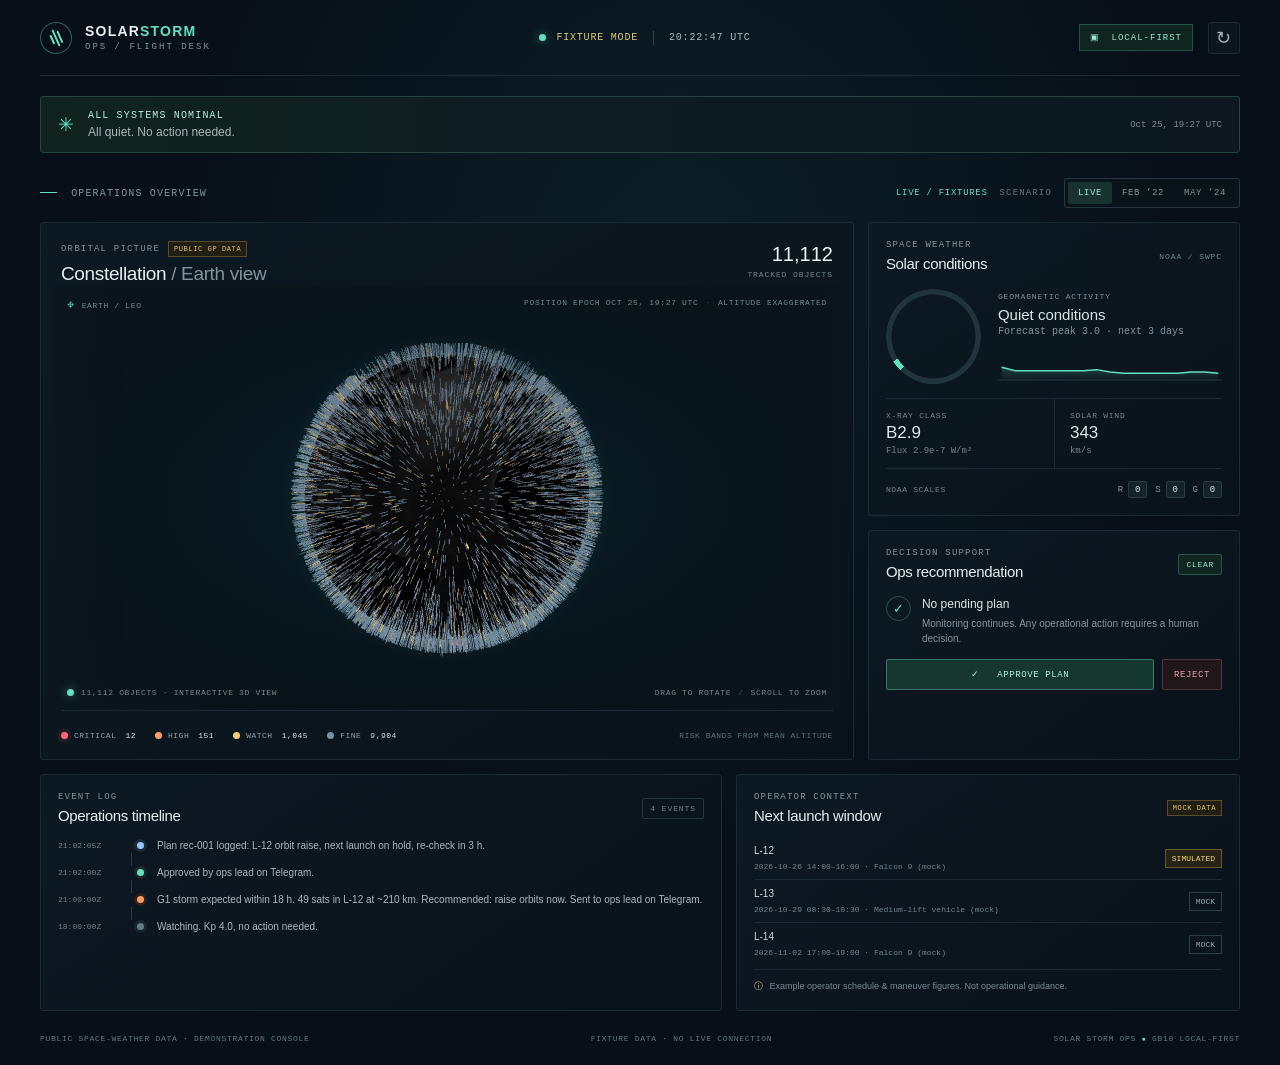
<file: dashboard/index.html>
<!doctype html>
<html lang="en">
<head>
  <meta charset="utf-8">
  <meta name="viewport" content="width=device-width, initial-scale=1">
  <meta name="theme-color" content="#071018">
  <meta name="description" content="Local-first space weather and satellite operations console.">
  <title>Solar Storm Ops — Mission Control</title>
  <link rel="stylesheet" href="styles.css">
</head>
<body>
  <div class="app-shell">
    <header class="topbar">
      <a class="brand" href="#top" aria-label="Solar Storm Ops home">
        <span class="brand-mark"><span></span><span></span><span></span></span>
        <span class="brand-name">SOLAR<span>STORM</span><small>OPS / FLIGHT DESK</small></span>
      </a>
      <div class="topbar-center"><span class="live-dot"></span><span id="connection-label">FIXTURE MODE</span><span class="topbar-divider"></span><span id="clock">--:--:-- UTC</span></div>
      <div class="topbar-right"><span class="local-badge"><span class="lock-icon">▣</span> LOCAL-FIRST</span><button class="icon-button" id="refresh-button" title="Refresh data" aria-label="Refresh data">↻</button></div>
    </header>

    <main id="top">
      <section class="alert-strip alert-none" id="alert-strip" aria-live="polite">
        <span class="alert-icon" id="alert-icon">✳</span>
        <div class="alert-copy"><strong id="alert-title">ALL SYSTEMS NOMINAL</strong><span id="alert-summary">Loading space weather and constellation data…</span></div>
        <span class="alert-time" id="alert-time">—</span>
      </section>

      <section class="toolbar" aria-label="Replay controls">
        <div class="section-eyebrow"><span class="eyebrow-line"></span> OPERATIONS OVERVIEW</div>
        <div class="toolbar-right">
          <span class="mode-tag" id="mode-tag">LIVE / FIXTURES</span>
          <span class="toolbar-label">SCENARIO</span>
          <div class="segmented" role="group" aria-label="Select replay scenario">
            <button class="scenario-button active" data-scenario="live">LIVE</button>
            <button class="scenario-button" data-scenario="feb2022">FEB ’22</button>
            <button class="scenario-button" data-scenario="may2024">MAY ’24</button>
          </div>
        </div>
      </section>

      <div class="dashboard-grid">
        <section class="panel globe-panel">
          <div class="panel-heading globe-heading">
            <div><span class="panel-kicker">ORBITAL PICTURE <span class="mock-chip" id="positions-source">PUBLIC GP DATA</span></span><h1>Constellation <span class="heading-muted">/ Earth view</span></h1></div>
            <div class="sat-count"><strong id="sat-total">—</strong><span>TRACKED OBJECTS</span></div>
          </div>
          <div class="globe-wrap" id="globe-wrap">
            <div id="globe" aria-label="Interactive 3D globe showing satellite positions"></div>
            <div class="globe-overlay top-left"><span class="crosshair">⌖</span><span>EARTH / LEO</span></div>
            <div class="globe-overlay top-right"><span id="position-time">POSITION EPOCH —</span><span class="globe-separator">·</span><span>ALTITUDE EXAGGERATED</span></div>
            <div class="globe-overlay bottom-left"><span class="axis-dot"></span><span id="globe-status">INITIALIZING ORBITAL VIEW</span></div>
            <div class="globe-overlay bottom-right"><span>DRAG TO ROTATE</span><span class="globe-separator">/</span><span>SCROLL TO ZOOM</span></div>
            <div class="globe-loading" id="globe-loading"><span class="loader"></span><span>BUILDING ORBITAL PICTURE</span></div>
          </div>
          <div class="legend-row">
            <div class="legend-item"><i class="legend-dot critical"></i><span>CRITICAL</span><b id="count-critical">—</b></div>
            <div class="legend-item"><i class="legend-dot high"></i><span>HIGH</span><b id="count-high">—</b></div>
            <div class="legend-item"><i class="legend-dot watch"></i><span>WATCH</span><b id="count-watch">—</b></div>
            <div class="legend-item"><i class="legend-dot fine"></i><span>FINE</span><b id="count-fine">—</b></div>
            <div class="legend-note">RISK BANDS FROM MEAN ALTITUDE</div>
          </div>
        </section>

        <aside class="right-column">
          <section class="panel space-weather-panel">
            <div class="panel-heading compact-heading"><div><span class="panel-kicker">SPACE WEATHER</span><h2>Solar conditions</h2></div><span class="weather-stamp" id="weather-stamp">NOAA / SWPC</span></div>
            <div class="kp-card">
              <div class="kp-gauge" id="kp-gauge" role="img" aria-label="Current geomagnetic Kp index"><div class="kp-gauge-inner"><strong id="kp-now">—</strong><span>Kp INDEX</span></div></div>
              <div class="kp-info"><div class="kp-label">GEOMAGNETIC ACTIVITY</div><strong id="kp-status">—</strong><div class="kp-sub" id="kp-peak">Forecast peak —</div><div class="kp-forecast" id="kp-forecast" aria-label="Kp forecast sparkline"></div></div>
            </div>
            <div class="weather-metrics">
              <div class="weather-metric"><span>X-RAY CLASS</span><strong id="xray-class">—</strong><small id="xray-flux">Flux —</small></div>
              <div class="weather-metric"><span>SOLAR WIND</span><strong id="solar-wind">—</strong><small>km/s</small></div>
            </div>
            <div class="noaa-scales">
              <span class="scales-title">NOAA SCALES</span>
              <div class="scale"><span>R</span><b id="scale-r">—</b></div><div class="scale"><span>S</span><b id="scale-s">—</b></div><div class="scale"><span>G</span><b id="scale-g">—</b></div>
            </div>
          </section>

          <section class="panel recommendation-panel" id="recommendation-panel">
            <div class="panel-heading compact-heading"><div><span class="panel-kicker">DECISION SUPPORT</span><h2>Ops recommendation</h2></div><span class="status-pill" id="rec-status">CLEAR</span></div>
            <div id="recommendation-content" class="recommendation-content"><div class="clear-state"><span class="clear-check">✓</span><div><strong>No action required</strong><p>Monitoring continues. The agent stays quiet while conditions are nominal.</p></div></div></div>
            <div class="approval-actions" id="approval-actions" hidden><button class="approve-button" id="approve-button">✓ &nbsp; APPROVE PLAN</button><button class="reject-button" id="reject-button">REJECT</button></div>
          </section>
        </aside>
      </div>

      <section class="bottom-grid">
        <section class="panel timeline-panel">
          <div class="panel-heading compact-heading"><div><span class="panel-kicker">EVENT LOG</span><h2>Operations timeline</h2></div><span class="timeline-count" id="timeline-count">0 EVENTS</span></div>
          <div class="timeline-list" id="timeline-list"><div class="timeline-empty">Connecting to the event stream…</div></div>
        </section>
        <section class="panel operator-panel">
          <div class="panel-heading compact-heading"><div><span class="panel-kicker">OPERATOR CONTEXT</span><h2>Next launch window</h2></div><span class="mock-chip">MOCK DATA</span></div>
          <div id="launch-list" class="launch-list"><div class="timeline-empty">Loading mock schedule…</div></div>
          <div class="operator-footnote"><span class="footnote-icon">ⓘ</span> Example operator schedule &amp; maneuver figures. Not operational guidance.</div>
        </section>
      </section>

      <footer class="footer"><span>PUBLIC SPACE-WEATHER DATA · DEMONSTRATION CONSOLE</span><span id="footer-mode">FIXTURE DATA · NO LIVE CONNECTION</span><span>SOLAR STORM OPS <b>●</b> GB10 LOCAL-FIRST</span></footer>
    </main>
  </div>
  <script src="vendor/globe.gl.min.js"></script>
  <script src="app.js"></script>
</body>
</html>
</file>
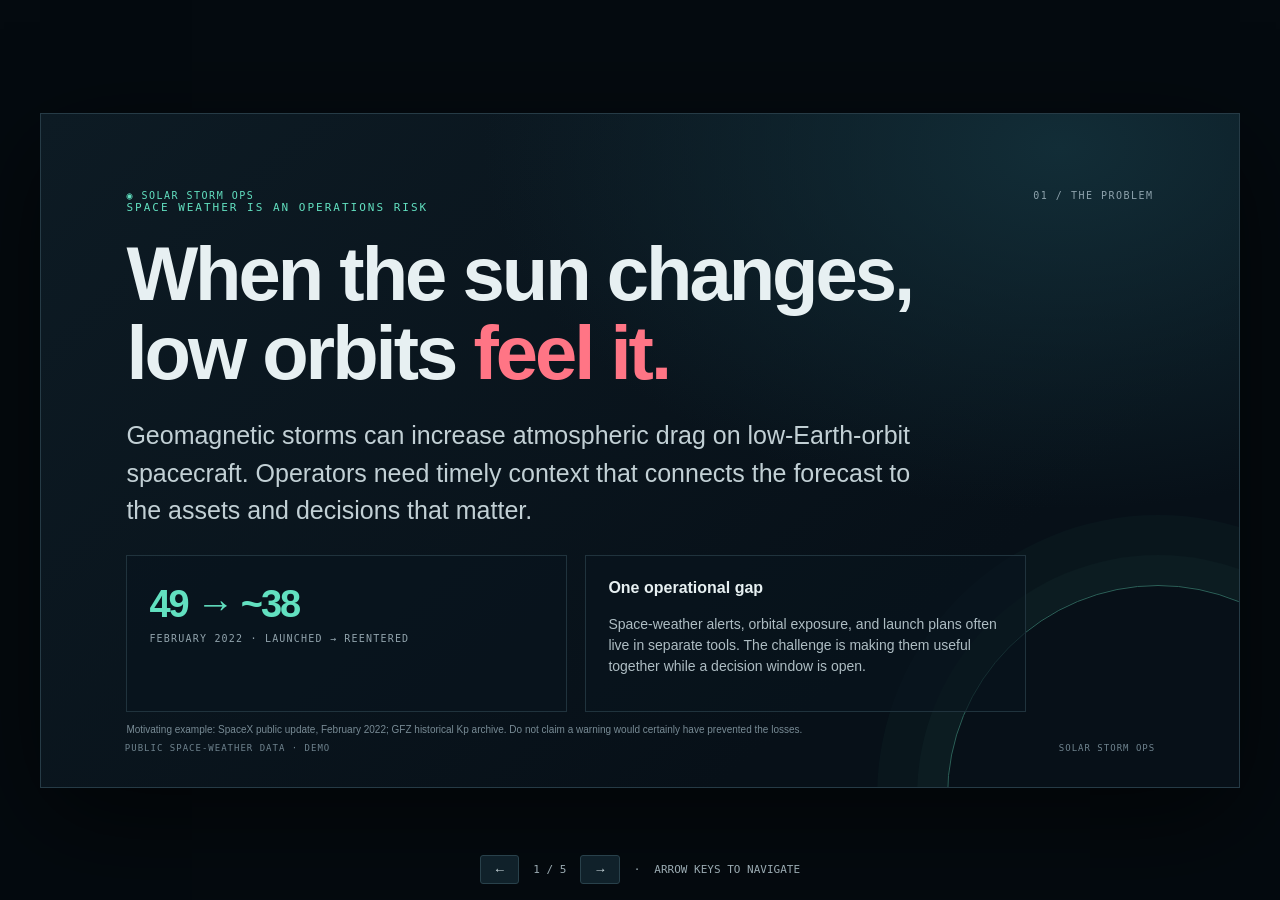
<file: pitch/slides.html>
<!doctype html>
<html lang="en">
<head>
<meta charset="utf-8"><meta name="viewport" content="width=device-width,initial-scale=1"><meta name="theme-color" content="#071018"><title>Solar Storm Ops — Pitch</title>
<style>
:root{color-scheme:dark;--bg:#071018;--panel:#0c1821;--line:#20333d;--text:#e7f0f2;--muted:#91a3ac;--teal:#62e0c0;--gold:#e8cb72;--red:#ff7585}*{box-sizing:border-box}body{margin:0;background:#040a0f;color:var(--text);font:16px/1.5 -apple-system,BlinkMacSystemFont,"Segoe UI",sans-serif}.deck{height:100vh;display:grid;place-items:center;padding:30px}.slide{width:min(1200px,calc(100vw - 60px));aspect-ratio:16/9;max-height:calc(100vh - 110px);display:none;position:relative;overflow:hidden;padding:6.3% 7%;border:1px solid #263b46;background:radial-gradient(ellipse at 85% 5%,#122d37 0,transparent 40%),linear-gradient(140deg,#0d1b24,#071018 74%);box-shadow:0 30px 100px #0009}.slide.active{display:flex;flex-direction:column}.slide:after{content:"";position:absolute;width:420px;height:420px;right:-130px;bottom:-220px;border:1px solid #2c6158;border-radius:50%;box-shadow:0 0 0 30px #62e0c008,0 0 0 70px #62e0c006;pointer-events:none}.top{display:flex;justify-content:space-between;align-items:center;color:#8da2ac;font:10px ui-monospace,monospace;letter-spacing:1.5px;text-transform:uppercase}.brand{color:var(--teal)}.content{position:relative;z-index:1;margin:auto 0;max-width:900px}.eyebrow{color:var(--teal);font:11px ui-monospace,monospace;letter-spacing:2px;text-transform:uppercase}.eyebrow.gold{color:var(--gold)}h1{font-size:clamp(38px,6vw,76px);line-height:1.04;letter-spacing:-3px;margin:20px 0 22px;max-width:880px}h2{font-size:clamp(32px,4.8vw,58px);line-height:1.08;letter-spacing:-2px;margin:17px 0 22px}p.lead{font-size:clamp(18px,2vw,25px);color:#c2d0d5;max-width:800px;line-height:1.5}.accent{color:var(--teal)}.gold-text{color:var(--gold)}.red{color:var(--red)}.grid{display:grid;grid-template-columns:1fr 1fr;gap:18px;margin-top:20px}.card{border:1px solid var(--line);background:#09151da8;padding:20px 22px}.card h3{font-size:16px;margin:0 0 9px}.card p,.card li{font-size:14px;color:#aebdc3}.card ul{padding-left:19px;margin:9px 0 0}.metric{font-size:38px;font-weight:650;letter-spacing:-2px;color:var(--teal)}.metric-label{font:10px ui-monospace,monospace;color:#91a3ac;letter-spacing:1.2px}.flow{display:flex;align-items:stretch;gap:10px;margin-top:28px}.step{flex:1;border:1px solid var(--line);background:#09151d;padding:16px;min-height:115px}.step b{display:block;color:var(--teal);font:10px ui-monospace,monospace;letter-spacing:1px;margin-bottom:10px}.step span{font-size:14px;color:#c4d0d4}.arrow{align-self:center;color:#5c8e85}.quote{font-size:clamp(22px,3.2vw,40px);line-height:1.25;max-width:850px;border-left:2px solid var(--teal);padding-left:24px;margin:26px 0}.source{font-size:10px;color:#788b95;max-width:800px}.bottom{position:absolute;z-index:2;left:7%;right:7%;bottom:5%;display:flex;justify-content:space-between;color:#6f838e;font:9px ui-monospace,monospace;letter-spacing:1px}.label{display:inline-block;border:1px solid #75602b;background:#211e14;color:var(--gold);padding:4px 7px;font:9px ui-monospace,monospace;letter-spacing:1px}.controls{position:fixed;left:0;right:0;bottom:16px;display:flex;justify-content:center;align-items:center;gap:14px;color:#9babb2;font:11px ui-monospace,monospace}.controls button{background:#10212a;border:1px solid #29414b;color:#c9d7dc;border-radius:3px;padding:6px 12px;cursor:pointer}.controls button:hover{border-color:var(--teal);color:var(--teal)}.disclaimer{color:#d4bf7e;font-size:11px;margin-top:14px}@media(max-width:700px){.deck{padding:10px}.slide{width:calc(100vw - 20px);max-height:calc(100vh - 70px);padding:5%}.grid{gap:8px}.card{padding:10px}.card p,.card li{font-size:11px}.flow{gap:5px}.step{padding:8px;min-height:90px}.step span{font-size:11px}.bottom{left:5%;right:5%;font-size:7px}}
</style></head>
<body><main class="deck" aria-live="polite">
<section class="slide active"><div class="top"><span class="brand">◉ SOLAR STORM OPS</span><span>01 / THE PROBLEM</span></div><div class="content"><div class="eyebrow">SPACE WEATHER IS AN OPERATIONS RISK</div><h1>When the sun changes,<br>low orbits <span class="red">feel it.</span></h1><p class="lead">Geomagnetic storms can increase atmospheric drag on low-Earth-orbit spacecraft. Operators need timely context that connects the forecast to the assets and decisions that matter.</p><div class="grid"><div class="card"><div class="metric">49 → ~38</div><div class="metric-label">FEBRUARY 2022 · LAUNCHED → REENTERED</div></div><div class="card"><h3>One operational gap</h3><p>Space-weather alerts, orbital exposure, and launch plans often live in separate tools. The challenge is making them useful together while a decision window is open.</p></div></div><p class="source">Motivating example: SpaceX public update, February 2022; GFZ historical Kp archive. Do not claim a warning would certainly have prevented the losses.</p></div><div class="bottom"><span>PUBLIC SPACE-WEATHER DATA · DEMO</span><span>SOLAR STORM OPS</span></div></section>
<section class="slide"><div class="top"><span class="brand">◉ SOLAR STORM OPS</span><span>02 / THE DEMO</span></div><div class="content"><div class="eyebrow">ONE SCREEN · ONE SHARED PICTURE</div><h2>See the orbit.<br>Understand the outlook.</h2><div class="grid"><div class="card"><h3 class="accent">Constellation view</h3><p>3D globe plots public Starlink orbit data, with points colored by altitude-based risk band.</p></div><div class="card"><h3 class="accent">Space weather</h3><p>Kp now and forecast, X-ray class, NOAA R/S/G scales, and solar-wind speed.</p></div><div class="card"><h3 class="accent">Decision support</h3><p>Recommendations combine modeled exposure with operator context; a human reviews the plan.</p></div><div class="card"><h3 class="accent">Replay + event log</h3><p>Revisit historical storms, then inspect the approval and action record.</p></div></div><p class="disclaimer">The L-12 launch batch is SIMULATED. Operator schedule and maneuver data are MOCK.</p></div><div class="bottom"><span>PUBLIC ORBITS · ILLUSTRATIVE RISK BANDS</span><span>02 / 05</span></div></section>
<section class="slide"><div class="top"><span class="brand">◉ SOLAR STORM OPS</span><span>03 / HOW IT WORKS</span></div><div class="content"><div class="eyebrow">OBSERVE → ASSESS → RECOMMEND → REVIEW</div><h2>A local watch loop,<br>with a human in control.</h2><div class="flow"><div class="step"><b>01 / INGEST</b><span>Public NOAA conditions + cached CelesTrak orbit data</span></div><div class="arrow">→</div><div class="step"><b>02 / ASSESS</b><span>Local watcher computes position and simple risk bands</span></div><div class="arrow">→</div><div class="step"><b>03 / RECOMMEND</b><span>Local agent drafts an alert using operator context</span></div><div class="arrow">→</div><div class="step"><b>04 / APPROVE</b><span>Ops lead reviews; decision is recorded in timeline</span></div></div><div class="quote">“Decision support—not autonomous spacecraft control.”</div><p class="disclaimer">Risk bands, replay, and maneuver examples are illustrative. No spacecraft command is sent.</p></div><div class="bottom"><span>HUMAN APPROVAL REQUIRED</span><span>03 / 05</span></div></section>
<section class="slide"><div class="top"><span class="brand">◉ SOLAR STORM OPS</span><span>04 / LOCAL-FIRST</span></div><div class="content"><div class="eyebrow">SENSITIVE OPERATOR DATA STAYS LOCAL</div><h2>Public data in.<br><span class="accent">Private plans stay here.</span></h2><div class="grid"><div class="card"><div class="metric">GB10</div><div class="metric-label">LOCAL MODEL · WATCHER · API · OPERATOR CONTEXT</div><p>Designed to run on one Dell Pro Max GB10, with local inference and a local data path.</p></div><div class="card"><h3>Data boundary</h3><ul><li>Public NOAA and orbit feeds come in.</li><li>Mock operator context remains local.</li><li>Human decisions are logged locally.</li><li>No private plan is sent to a hosted model in this demo.</li></ul></div></div><p class="disclaimer">Local-first is an architectural choice—not a compliance certification or production-readiness claim.</p></div><div class="bottom"><span>LOCAL-FIRST BY DESIGN</span><span>04 / 05</span></div></section>
<section class="slide"><div class="top"><span class="brand">◉ SOLAR STORM OPS</span><span>05 / THE OPPORTUNITY</span></div><div class="content"><div class="eyebrow gold">EARLIER CONTEXT FOR ORBITAL OPERATIONS</div><h2>Turn a forecast into<br>an <span class="gold-text">operations conversation.</span></h2><div class="grid"><div class="card"><h3>Potential users</h3><p>Satellite operators, launch providers, and insurers managing exposure to changing space-weather conditions.</p></div><div class="card"><h3>Next step</h3><p>Validate the risk model with mission experts, integrate approved operator data, and test with a real operations team.</p></div></div><div class="quote">“The sun is outside your control.<br><span class="accent">The response window is not.</span>”</div><p class="source">No unverified market-size, cost-savings, or loss-prevention claims. Historical replays and sample operator data are labeled.</p></div><div class="bottom"><span>BUILT AT DELL × NVIDIA AI HACKATHON · OCT 2026</span><span>05 / 05</span></div></section>
</main><nav class="controls" aria-label="Slide navigation"><button id="prev" aria-label="Previous slide">←</button><span id="counter">1 / 5</span><button id="next" aria-label="Next slide">→</button><span>·</span><span>ARROW KEYS TO NAVIGATE</span></nav>
<script>const slides=[...document.querySelectorAll('.slide')];let index=0;function show(next){index=(next+slides.length)%slides.length;slides.forEach((slide,i)=>slide.classList.toggle('active',i===index));document.getElementById('counter').textContent=`${index+1} / ${slides.length}`;}document.getElementById('prev').addEventListener('click',()=>show(index-1));document.getElementById('next').addEventListener('click',()=>show(index+1));document.addEventListener('keydown',event=>{if(['ArrowRight',' ','PageDown'].includes(event.key)){event.preventDefault();show(index+1)}else if(['ArrowLeft','PageUp'].includes(event.key)){event.preventDefault();show(index-1)}});</script>
</body></html>
</file>
<file: dashboard/styles.css>
:root{color-scheme:dark;--bg:#071018;--panel:#0c1720;--panel-2:#0a141c;--line:#1b2b36;--muted:#748692;--text:#e6eef2;--teal:#62e0c0;--teal-dim:#234f4b;--red:#ff6375;--orange:#ff9d62;--yellow:#f0cf70;--blue:#758fa4;--mono:'DM Mono',monospace;--display:'Space Grotesk',sans-serif;--body:'DM Sans',sans-serif}*{box-sizing:border-box}body{margin:0;background:radial-gradient(ellipse at 53% 25%,#0c1e28 0,#071018 52%);color:var(--text);font-family:var(--body);font-size:13px;min-height:100vh}.app-shell{max-width:1720px;margin:0 auto;padding:0 40px}.topbar{height:76px;border-bottom:1px solid #1c2a34;display:flex;align-items:center;justify-content:space-between}.brand{display:flex;align-items:center;gap:13px;color:inherit;text-decoration:none}.brand-mark{height:32px;width:32px;border:1px solid #306258;border-radius:50%;display:flex;align-items:center;justify-content:center;gap:2px;transform:rotate(-24deg)}.brand-mark span{width:2px;border-radius:2px;background:var(--teal);display:block}.brand-mark span:nth-child(1){height:10px}.brand-mark span:nth-child(2){height:18px}.brand-mark span:nth-child(3){height:13px}.brand-name{font:600 14px var(--display);letter-spacing:1.2px}.brand-name>span{color:var(--teal)}.brand-name small{display:block;font:9px var(--mono);letter-spacing:2px;color:#82939d;margin-top:3px}.topbar-center{display:flex;gap:10px;align-items:center;color:#aab8c0;font:10px var(--mono);letter-spacing:.8px}.live-dot,.axis-dot{width:7px;height:7px;border-radius:50%;background:var(--teal);box-shadow:0 0 10px #62e0c080}.topbar-divider{height:14px;border-left:1px solid #32424b;margin:0 5px}.topbar-right{display:flex;align-items:center;gap:15px}.local-badge{border:1px solid #235046;background:#10251f;padding:7px 10px;color:#9be6d4;font:9px var(--mono);letter-spacing:1px}.lock-icon{margin-right:5px}.icon-button{width:32px;height:32px;border:1px solid var(--line);background:#0b161e;color:#9db2bd;border-radius:3px;font-size:18px;cursor:pointer}.icon-button:hover{color:var(--teal);border-color:#3e6e67}.alert-strip{margin:20px 0 25px;min-height:57px;display:flex;align-items:center;gap:14px;padding:12px 17px;border:1px solid #28443e;background:linear-gradient(90deg,#10231f,#0d1b20 56%,#0c1720);border-radius:3px}.alert-none{border-color:#24443d}.alert-watch{border-color:#625732;background:linear-gradient(90deg,#282314,#101b20 60%)}.alert-warning{border-color:#765133;background:linear-gradient(90deg,#2d1c13,#101b20 60%)}.alert-critical{border-color:#793846;background:linear-gradient(90deg,#30151d,#101b20 60%)}.alert-icon{color:var(--teal);font-size:19px}.alert-watch .alert-icon{color:var(--yellow)}.alert-warning .alert-icon,.alert-critical .alert-icon{color:var(--red)}.alert-copy{display:flex;flex-direction:column;gap:4px;flex:1}.alert-copy strong{font:500 10px var(--mono);letter-spacing:1.15px;color:#b7f1e2}.alert-watch .alert-copy strong{color:#f4dc8b}.alert-warning .alert-copy strong,.alert-critical .alert-copy strong{color:#ffadb7}.alert-copy span{color:#a9b6bd;font-size:12px}.alert-time{font:9px var(--mono);color:#7c8c95}.toolbar{display:flex;justify-content:space-between;align-items:center;margin-bottom:14px}.section-eyebrow,.panel-kicker,.toolbar-label{font:10px var(--mono);letter-spacing:1.15px;color:#82949e}.eyebrow-line{display:inline-block;width:17px;border-top:1px solid var(--teal);vertical-align:middle;margin-right:7px}.toolbar-right{display:flex;align-items:center;gap:12px}.mode-tag{font:9px var(--mono);color:var(--teal);letter-spacing:.7px}.toolbar-label{font-size:9px;color:#64757f}.segmented{display:flex;border:1px solid #253640;padding:3px;border-radius:3px;background:#09131a}.scenario-button{background:none;border:0;color:#80919b;padding:6px 10px;font:9px var(--mono);letter-spacing:.6px;cursor:pointer;border-radius:2px}.scenario-button.active{background:#18332f;color:#9ae5d3}.scenario-button:disabled{opacity:.6;cursor:wait}.dashboard-grid{display:grid;grid-template-columns:minmax(0,1.75fr) minmax(350px,.8fr);gap:14px}.panel{border:1px solid var(--line);border-radius:3px;background:linear-gradient(145deg,rgba(13,25,34,.97),rgba(9,19,27,.98));min-width:0}.globe-panel{padding:18px 20px 0;overflow:hidden}.panel-heading{display:flex;justify-content:space-between;align-items:flex-start}.panel-kicker{font-size:9px;letter-spacing:1.2px;display:flex;align-items:center;gap:8px}.panel-heading h1,.panel-heading h2{margin:6px 0 0;font:500 19px var(--display);letter-spacing:-.35px}.panel-heading h2{font-size:15px}.heading-muted{font-weight:400;color:#81939d}.sat-count{text-align:right;display:flex;flex-direction:column;gap:4px;padding-top:2px}.sat-count strong{font:500 20px var(--display);color:#eaf4f6}.sat-count span,.weather-stamp,.timeline-count{font:8px var(--mono);letter-spacing:.9px;color:#71848f}.globe-wrap{height:425px;position:relative;margin:0 -8px;background:radial-gradient(ellipse at center,#0b2029 0%,#08151d 53%,#09131a 76%,#0b151d 100%);overflow:hidden}.globe-wrap:after{content:"";position:absolute;inset:0;pointer-events:none;background:linear-gradient(90deg,#0c1720 0%,transparent 9%,transparent 91%,#0b151d 100%);z-index:1}#globe{position:absolute;inset:0}.globe-overlay{position:absolute;z-index:2;display:flex;align-items:center;gap:7px;color:#748892;font:8px var(--mono);letter-spacing:.65px;pointer-events:none}.globe-overlay.top-left{top:13px;left:14px}.globe-overlay.top-right{top:13px;right:14px}.globe-overlay.bottom-left{bottom:13px;left:14px}.globe-overlay.bottom-right{bottom:13px;right:14px}.crosshair{color:var(--teal);font-size:13px}.globe-separator{color:#40545f}.globe-loading{position:absolute;inset:0;z-index:3;display:flex;align-items:center;justify-content:center;gap:10px;background:#09141b99;color:#92a4ae;font:9px var(--mono);letter-spacing:1.1px;transition:opacity .4s}.globe-loading.hidden{opacity:0;pointer-events:none}.loader{width:15px;height:15px;border:1px solid #365953;border-top-color:var(--teal);border-radius:50%;animation:spin 1s linear infinite}@keyframes spin{to{transform:rotate(360deg)}}.legend-row{display:flex;align-items:center;gap:19px;min-height:49px;border-top:1px solid #1a2b35}.legend-item{display:flex;align-items:center;gap:6px;color:#91a0a8;font:8px var(--mono);letter-spacing:.5px}.legend-item b{font-weight:400;color:#dce6ea;margin-left:3px}.legend-dot{width:7px;height:7px;border-radius:50%}.legend-dot.critical{background:var(--red);box-shadow:0 0 7px #ff637580}.legend-dot.high{background:var(--orange)}.legend-dot.watch{background:var(--yellow)}.legend-dot.fine{background:var(--blue)}.legend-note{margin-left:auto;color:#5d707b;font:8px var(--mono);letter-spacing:.5px}.right-column{display:flex;flex-direction:column;gap:14px}.space-weather-panel,.recommendation-panel,.timeline-panel,.operator-panel{padding:17px}.compact-heading{align-items:center}.compact-heading h2{margin-top:5px}.weather-stamp{font-size:8px}.kp-card{display:flex;align-items:center;gap:17px;margin:17px 0 14px}.kp-gauge{width:95px;height:95px;flex:none;border-radius:50%;display:grid;place-items:center;position:relative;background:conic-gradient(var(--teal) var(--kp-progress,4%),#20343d 0);transform:rotate(-135deg);mask:radial-gradient(farthest-side,transparent calc(100% - 6px),#000 calc(100% - 5px));-webkit-mask:radial-gradient(farthest-side,transparent calc(100% - 6px),#000 calc(100% - 5px))}.kp-gauge:before{content:"";position:absolute;inset:6px;border-radius:50%;background:conic-gradient(from -135deg,#62e0c0,#f0cf70 53%,#ff6375 82%,#ff6375 75%,transparent 75%);z-index:-1}.kp-gauge-inner{position:absolute;inset:7px;border-radius:50%;display:flex;flex-direction:column;align-items:center;justify-content:center;background:#0c1921;transform:rotate(135deg);mask:none;-webkit-mask:none}.kp-gauge-inner strong{font:500 27px var(--display);color:#eff8f7;line-height:1}.kp-gauge-inner span{font:8px var(--mono);letter-spacing:1px;color:#81939c;margin-top:5px}.kp-info{flex:1;min-width:0}.kp-label{font:8px var(--mono);letter-spacing:.85px;color:#7d8f99}.kp-info>strong{display:block;font:500 15px var(--display);margin:5px 0 3px;color:#d9e6e9}.kp-sub{font:10px var(--mono);color:#82949d}.kp-forecast{height:38px;margin-top:6px}.kp-forecast svg{width:100%;height:100%;overflow:visible}.weather-metrics{display:grid;grid-template-columns:1fr 1fr;border-top:1px solid var(--line);border-bottom:1px solid var(--line)}.weather-metric{padding:12px 0;display:flex;flex-direction:column;gap:3px}.weather-metric+ .weather-metric{border-left:1px solid var(--line);padding-left:15px}.weather-metric span,.weather-metric small{font:8px var(--mono);letter-spacing:.75px;color:#738691}.weather-metric strong{font:500 17px var(--display);color:#dce8eb}.weather-metric small{font-size:9px;letter-spacing:0}.noaa-scales{display:flex;align-items:center;gap:8px;padding-top:12px}.scales-title{font:8px var(--mono);letter-spacing:.65px;color:#738691;margin-right:auto}.scale{display:flex;align-items:center;gap:5px;font:9px var(--mono);color:#81939d}.scale b{width:19px;height:17px;display:grid;place-items:center;border:1px solid #2b3b43;border-radius:2px;color:#d9e8e9;font-weight:400;background:#14232a}.recommendation-panel{flex:1}.status-pill{padding:5px 7px;border:1px solid #28534a;color:#9fe6d2;background:#112620;border-radius:2px;font:8px var(--mono);letter-spacing:.7px}.status-pill.pending{border-color:#6c5430;background:#2a2315;color:#f4d885}.status-pill.approved{border-color:#28534a;color:#9fe6d2}.status-pill.rejected{border-color:#63343b;color:#ffacb5;background:#29171c}.recommendation-content{margin-top:16px}.clear-state{display:flex;gap:11px;align-items:flex-start}.clear-check{width:25px;height:25px;flex:none;border:1px solid #2e5149;border-radius:50%;display:grid;place-items:center;color:var(--teal);font-size:13px}.clear-state strong{font:500 12px var(--display);color:#dce8e8}.clear-state p{margin:5px 0 0;color:#85959d;font-size:10px;line-height:1.5}.recommendation-summary{margin:0;color:#bcc9ce;line-height:1.55;font-size:11px}.rec-actions{margin:10px 0 0;padding:0;list-style:none;display:flex;flex-direction:column;gap:6px}.rec-actions li{display:flex;gap:7px;color:#9cabb2;font-size:10px;line-height:1.4}.rec-actions li:before{content:"↗";color:var(--teal)}.rec-meta{margin-top:10px;color:#7e9099;font:8px var(--mono)}.approval-actions{display:flex;gap:8px;margin-top:13px}.approve-button,.reject-button{padding:9px 11px;font:9px var(--mono);letter-spacing:.6px;border-radius:2px;cursor:pointer}.approve-button{flex:1;border:1px solid #397a68;background:#15372f;color:#b4f2de}.approve-button:hover{background:#1e4b40}.reject-button{border:1px solid #4b3438;background:#21171b;color:#dca4aa}.approve-button:disabled,.reject-button:disabled{opacity:.55;cursor:wait}.bottom-grid{display:grid;grid-template-columns:1.15fr .85fr;gap:14px;margin-top:14px}.timeline-panel,.operator-panel{min-height:228px}.timeline-count{padding:5px 7px;border:1px solid #243740;border-radius:2px}.timeline-list{margin-top:15px;display:flex;flex-direction:column;max-height:165px;overflow:auto}.timeline-event{display:grid;grid-template-columns:69px 10px 1fr;gap:10px;position:relative;padding:0 0 13px}.timeline-event:not(:last-child):before{content:"";position:absolute;left:73px;top:14px;bottom:0;border-left:1px solid #273842}.event-time{font:8px var(--mono);color:#71838d;padding-top:2px}.event-marker{width:7px;height:7px;margin-top:3px;border-radius:50%;background:#657982;box-shadow:0 0 0 3px #17262d;z-index:1}.event-marker.alert{background:var(--orange);box-shadow:0 0 0 3px #2b211b}.event-marker.approval{background:var(--teal);box-shadow:0 0 0 3px #172a28}.event-marker.action{background:#8ec7ff;box-shadow:0 0 0 3px #1b2932}.event-text{font-size:10px;line-height:1.4;color:#aab8be}.timeline-empty{padding:20px 0;text-align:center;color:#71838d;font:9px var(--mono)}.launch-list{margin-top:13px;display:flex;flex-direction:column}.launch-row{display:grid;grid-template-columns:1fr auto;gap:6px 12px;padding:8px 0;border-bottom:1px solid #1a2a33}.launch-row:last-child{border-bottom:0}.launch-name{font:500 10px var(--display);color:#cbd9dd}.launch-meta{font:8px var(--mono);color:#7c8d96}.launch-window{grid-column:1/2;font:8px var(--mono);color:#72848d}.launch-badge{grid-column:2;grid-row:1/3;align-self:center;padding:4px 6px;border:1px solid #2a3c44;color:#95a8b1;font:8px var(--mono)}.launch-badge.sim{border-color:#69582d;background:#282415;color:#eed57c}.operator-footnote{border-top:1px solid #1b2b34;padding-top:10px;margin-top:4px;font-size:9px;color:#778992;line-height:1.45}.footnote-icon{color:#d8c27d;margin-right:4px}.mock-chip{border:1px solid #5a4b29;color:#e2c970;background:#211e14;padding:3px 5px;font:7px var(--mono);letter-spacing:.6px}.footer{height:54px;display:flex;justify-content:space-between;align-items:center;color:#647680;font:8px var(--mono);letter-spacing:.7px}.footer b{color:var(--teal);font-size:7px}.tooltip{background:#0b171f;border:1px solid #33514e;color:#dce7e9;padding:7px 9px;border-radius:2px;font:10px var(--mono);box-shadow:0 8px 20px #0007}.tooltip small{color:#8fa1a9}
@media(max-width:1050px){.app-shell{padding:0 22px}.dashboard-grid{grid-template-columns:minmax(0,1.4fr) minmax(310px,.9fr)}.globe-wrap{height:370px}.legend-row{gap:11px}.legend-note{display:none}}@media(max-width:800px){.dashboard-grid{grid-template-columns:1fr}.right-column{display:grid;grid-template-columns:1fr 1fr}.bottom-grid{grid-template-columns:1fr 1fr}.globe-wrap{height:390px}.topbar-center{display:none}}@media(max-width:600px){.app-shell{padding:0 12px}.topbar{height:64px}.brand-mark{width:28px;height:28px}.brand-name{font-size:12px}.local-badge{font-size:8px;padding:6px}.alert-strip{margin:14px 0 18px;padding:10px;gap:9px}.alert-copy span{font-size:10px}.toolbar{align-items:flex-start;gap:12px;flex-direction:column}.toolbar-right{width:100%;justify-content:space-between}.mode-tag{display:none}.dashboard-grid{gap:10px}.globe-panel{padding:14px 12px 0}.globe-wrap{height:330px;margin:0 -4px}.globe-overlay{font-size:7px}.globe-overlay.top-right{max-width:52%;text-align:right}.legend-row{gap:8px;justify-content:space-between;flex-wrap:wrap;padding:8px 0}.legend-item{font-size:7px;gap:4px}.right-column{grid-template-columns:1fr}.bottom-grid{grid-template-columns:1fr}.footer{height:auto;padding:16px 0;gap:8px;flex-direction:column;align-items:flex-start}.kp-gauge{width:87px;height:87px}}
</file>
